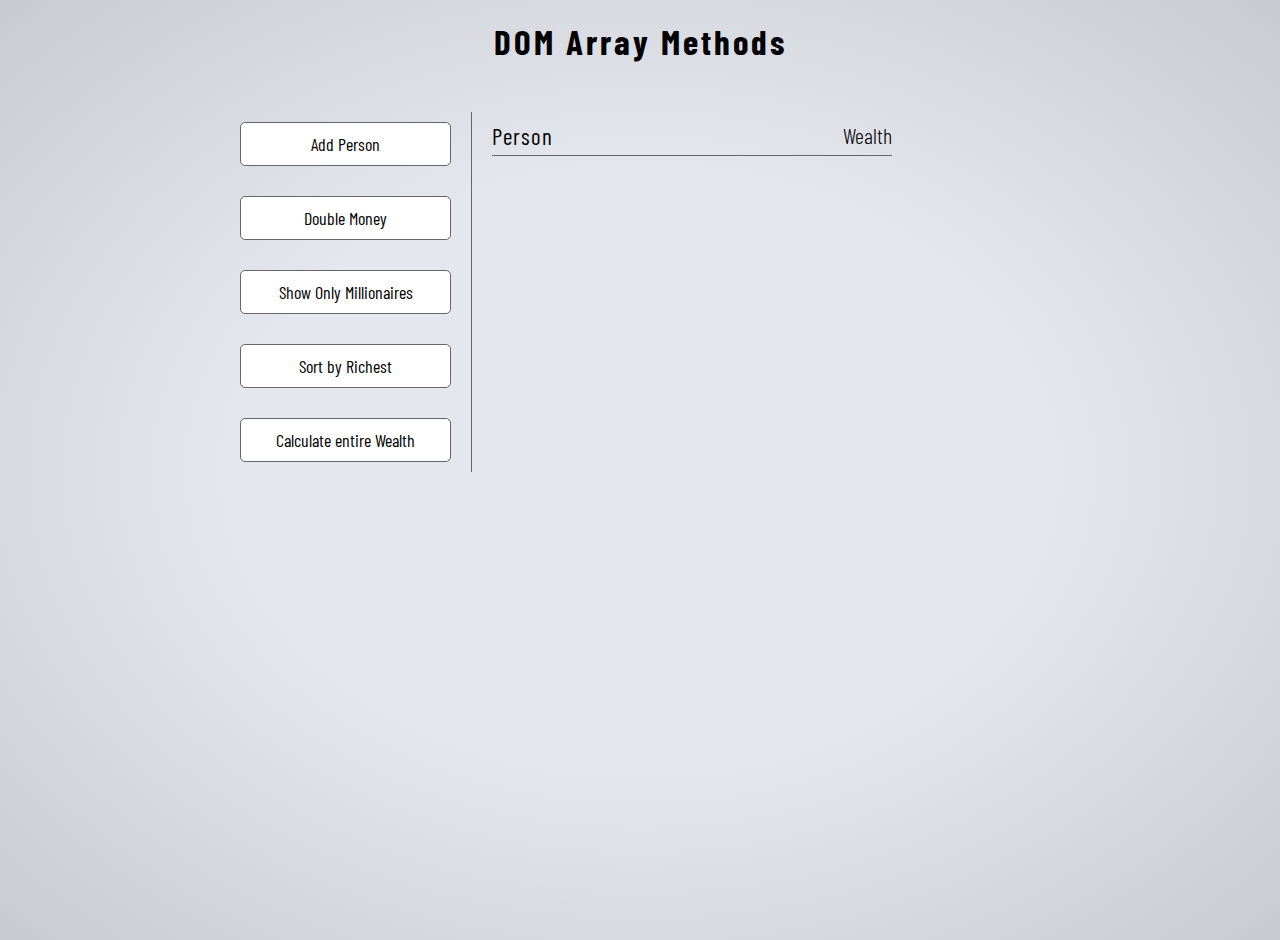
<file: array methods/index.html>
<!DOCTYPE html>
<html lang="en">
  <head>
    <meta charset="UTF-8" />
    <meta name="viewport" content="width=device-width, initial-scale=1.0" />
    <link rel="stylesheet" href="style.css" />
    <title>Using array methods</title>
  </head>
  <body>
    <h1>DOM Array Methods</h1>
    <div class="container">
      
      <div class="controls">
        <button class="btn" id="add">Add Person</button>
        <button class="btn" id="double">Double Money</button>
        <button class="btn" id="million">Show Only Millionaires</button>
        <button class="btn" id="sort">Sort by Richest</button>
        <button class="btn" id="calc">Calculate entire Wealth</button>
      </div>

      <div class="data">
        <h2 class="header"><strong>Person</strong> Wealth</h2>
      </div>

    </div>
    <script src="script.js"></script>
  </body>
</html>
</file>
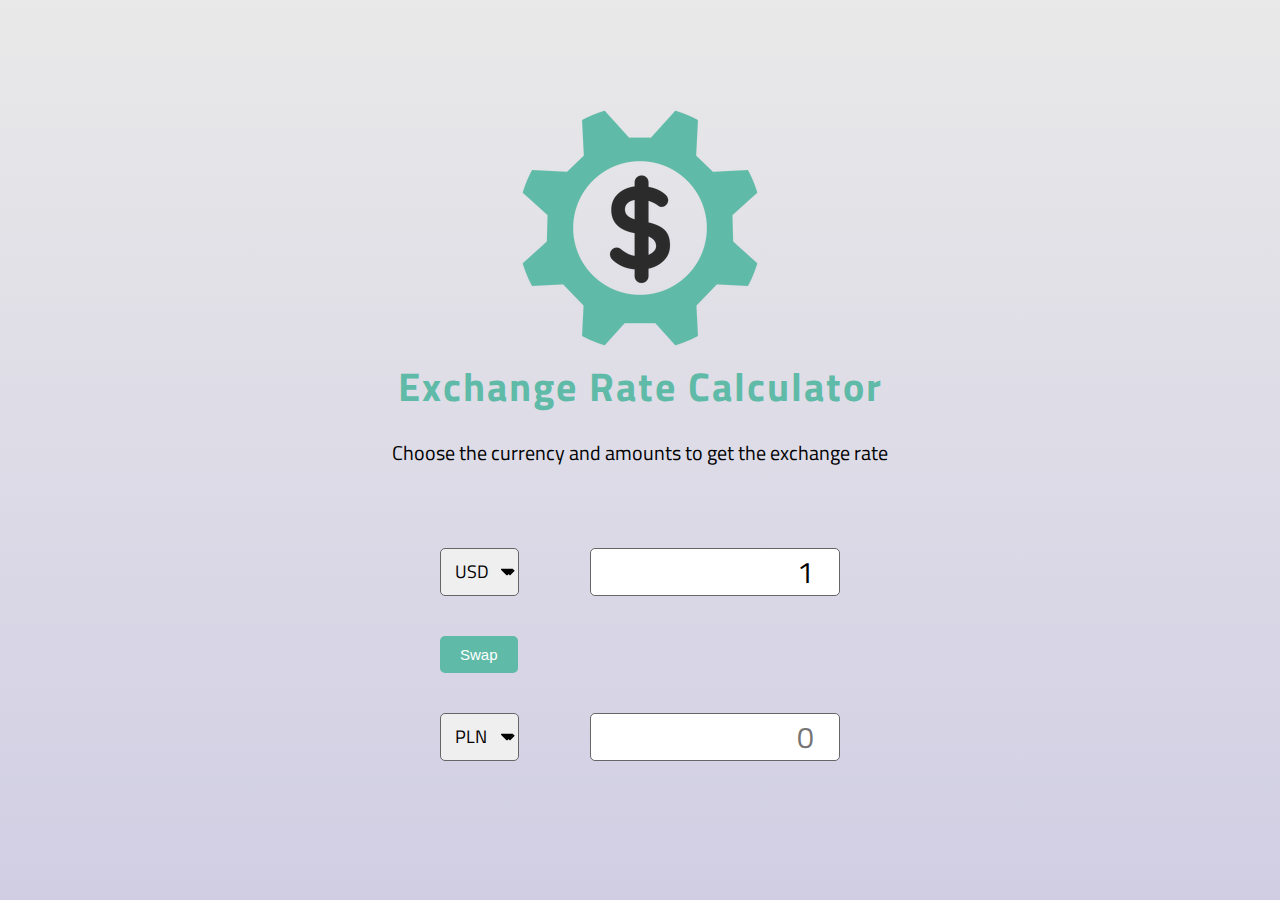
<file: currency calculator/index.html>
<!DOCTYPE html>
<html lang="en">
<head>
    <meta charset="UTF-8">
    <meta name="viewport" content="width=device-width, initial-scale=1.0">
    <link rel="stylesheet" href="style.css">
    <title>Exchange Rate Calculator</title>
</head>
<body>
    <img src="img/money.png" alt="Icon" class="logo">
    <h1>Exchange Rate Calculator</h1>
    <p>Choose the currency and amounts to get the exchange rate</p>
    <div class="container">
        <div class="currency">
            <select id="currency-one">
                <option value="AED">AED</option>
                <option value="ARS">ARS</option>
                <option value="AUD">AUD</option>
                <option value="BGN">BGN</option>
                <option value="BRL">BRL</option>
                <option value="BSD">BSD</option>
                <option value="CAD">CAD</option>
                <option value="CHF">CHF</option>
                <option value="CLP">CLP</option>
                <option value="CNY">CNY</option>
                <option value="COP">COP</option>
                <option value="CZK">CZK</option>
                <option value="DKK">DKK</option>
                <option value="DOP">DOP</option>
                <option value="EGP">EGP</option>
                <option value="EUR">EUR</option>
                <option value="FJD">FJD</option>
                <option value="GBP">GBP</option>
                <option value="GTQ">GTQ</option>
                <option value="HKD">HKD</option>
                <option value="HRK">HRK</option>
                <option value="HUF">HUF</option>
                <option value="IDR">IDR</option>
                <option value="ILS">ILS</option>
                <option value="INR">INR</option>
                <option value="ISK">ISK</option>
                <option value="JPY">JPY</option>
                <option value="KRW">KRW</option>
                <option value="KZT">KZT</option>
                <option value="MXN">MXN</option>
                <option value="MYR">MYR</option>
                <option value="NOK">NOK</option>
                <option value="NZD">NZD</option>
                <option value="PAB">PAB</option>
                <option value="PEN">PEN</option>
                <option value="PHP">PHP</option>
                <option value="PKR">PKR</option>
                <option value="PLN">PLN</option>
                <option value="PYG">PYG</option>
                <option value="RON">RON</option>
                <option value="RUB">RUB</option>
                <option value="SAR">SAR</option>
                <option value="SEK">SEK</option>
                <option value="SGD">SGD</option>
                <option value="THB">THB</option>
                <option value="TRY">TRY</option>
                <option value="TWD">TWD</option>
                <option value="UAH">UAH</option>
                <option value="USD" selected>USD</option>
                <option value="UYU">UYU</option>
                <option value="VND">VND</option>
                <option value="ZAR">ZAR</option>
            </select>
            <input type="number" value="1" placeholder="0" id="amount-one">
        </div>

        <div class="controls">
            <button class="btn" id="swap">Swap</button>
            <div class="rate" id="rate"></div>
        </div>
        
        <div class="currency">
            <select id="currency-two">
                <option value="AED">AED</option>
                <option value="ARS">ARS</option>
                <option value="AUD">AUD</option>
                <option value="BGN">BGN</option>
                <option value="BRL">BRL</option>
                <option value="BSD">BSD</option>
                <option value="CAD">CAD</option>
                <option value="CHF">CHF</option>
                <option value="CLP">CLP</option>
                <option value="CNY">CNY</option>
                <option value="COP">COP</option>
                <option value="CZK">CZK</option>
                <option value="DKK">DKK</option>
                <option value="DOP">DOP</option>
                <option value="EGP">EGP</option>
                <option value="EUR">EUR</option>
                <option value="FJD">FJD</option>
                <option value="GBP">GBP</option>
                <option value="GTQ">GTQ</option>
                <option value="HKD">HKD</option>
                <option value="HRK">HRK</option>
                <option value="HUF">HUF</option>
                <option value="IDR">IDR</option>
                <option value="ILS">ILS</option>
                <option value="INR">INR</option>
                <option value="ISK">ISK</option>
                <option value="JPY">JPY</option>
                <option value="KRW">KRW</option>
                <option value="KZT">KZT</option>
                <option value="MXN">MXN</option>
                <option value="MYR">MYR</option>
                <option value="NOK">NOK</option>
                <option value="NZD">NZD</option>
                <option value="PAB">PAB</option>
                <option value="PEN">PEN</option>
                <option value="PHP">PHP</option>
                <option value="PKR">PKR</option>
                <option value="PLN" selected>PLN</option>
                <option value="PYG">PYG</option>
                <option value="RON">RON</option>
                <option value="RUB">RUB</option>
                <option value="SAR">SAR</option>
                <option value="SEK">SEK</option>
                <option value="SGD">SGD</option>
                <option value="THB">THB</option>
                <option value="TRY">TRY</option>
                <option value="TWD">TWD</option>
                <option value="UAH">UAH</option>
                <option value="USD">USD</option>
                <option value="UYU">UYU</option>
                <option value="VND">VND</option>
                <option value="ZAR">ZAR</option>
            </select>
            <input type="number" placeholder="0" id="amount-two">
        </div>

    </div>
    
    <script src="script.js"></script>
</body>
</html>
</file>
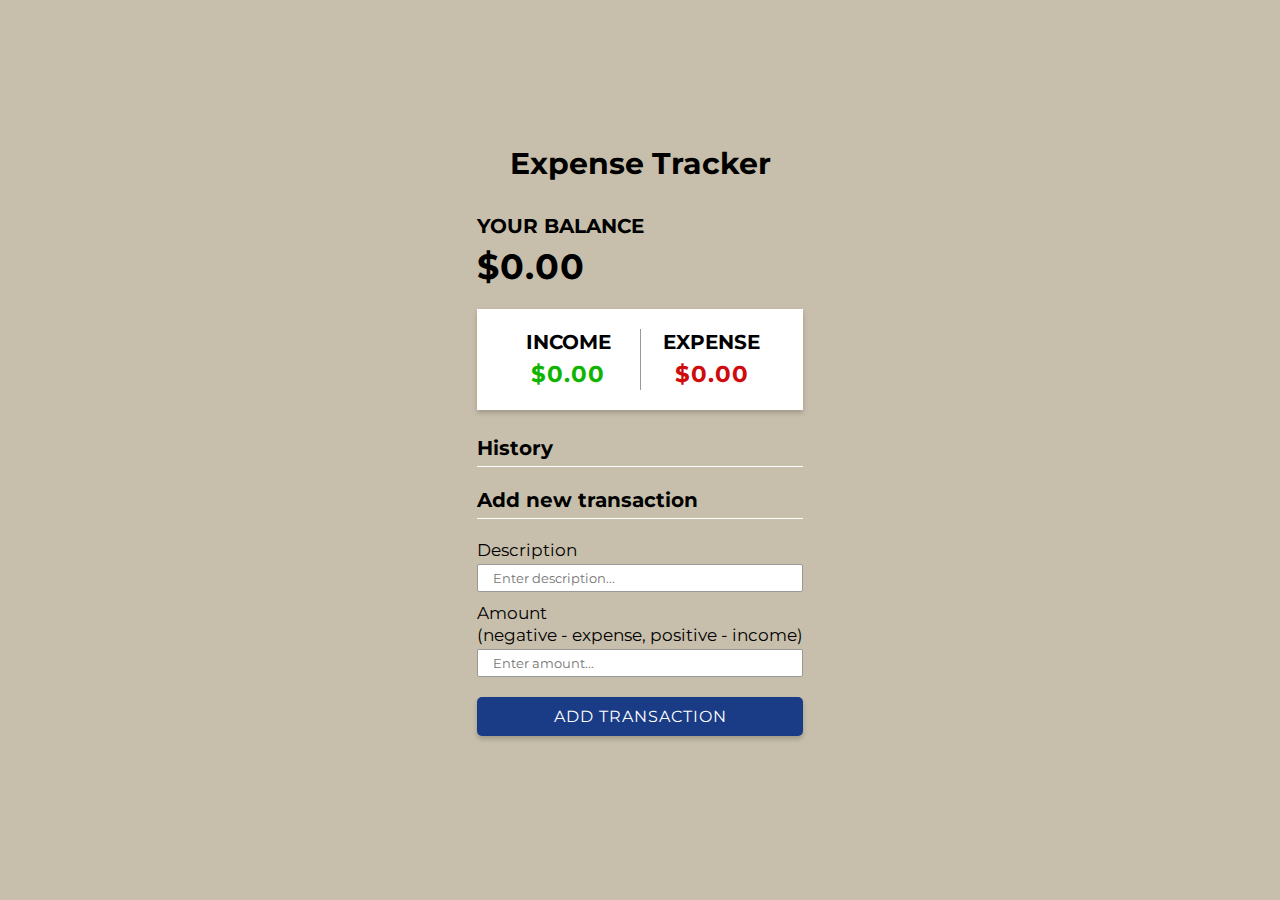
<file: expense tracker/index.html>
<!DOCTYPE html>
<html lang="en">
<head>
    <meta charset="UTF-8">
    <meta name="viewport" content="width=device-width, initial-scale=1.0">
    <link rel="stylesheet" href="style.css">
    <title>Expense Tracker</title>
</head>
<body>
    <h1>Expense Tracker</h1>
    <div class="container">
        <h4>Your balance</h4>
        <h2 id="balance">$0.00</h2>

        <div class="inc-exp-container">
            <div>
                <h4>Income</h4>
                <p id="income" class="money plus">+$0.00</p>
            </div>
            <div>
                <h4>Expense</h4>
                <p id="expense" class="money minus">-$0.00</p>
            </div>
        </div>

        <h3>History</h3>
        <ul id="list" class="list">
            <!-- <li class="list__item minus">Cash <span>-$200</span><button class="delete-btn">X</button></li>
            <li class="list__item plus">Contract <span>+$1400</span><button class="delete-btn">X</button></li>
            <li class="list__item minus">Fuel <span>-$370</span><button class="delete-btn">X</button></li>    -->
        </ul>

        <h3>Add new transaction</h3>
        <form id="form">
            <div class="form-control">
                <label for="text">Description</label>
                <input type="text" id="text" placeholder="Enter description...">
            </div>
            <div class="form-control">
                <label for="amount">Amount <br> (negative - expense, positive - income)</label>
                <input type="number" id="amount" step="0.01" placeholder="Enter amount...">
            </div>
            <button class="btn" id="add">Add transaction</button>
        </form>
    </div>
    
    <script src="script.js"></script>
</body>
</html>
</file>
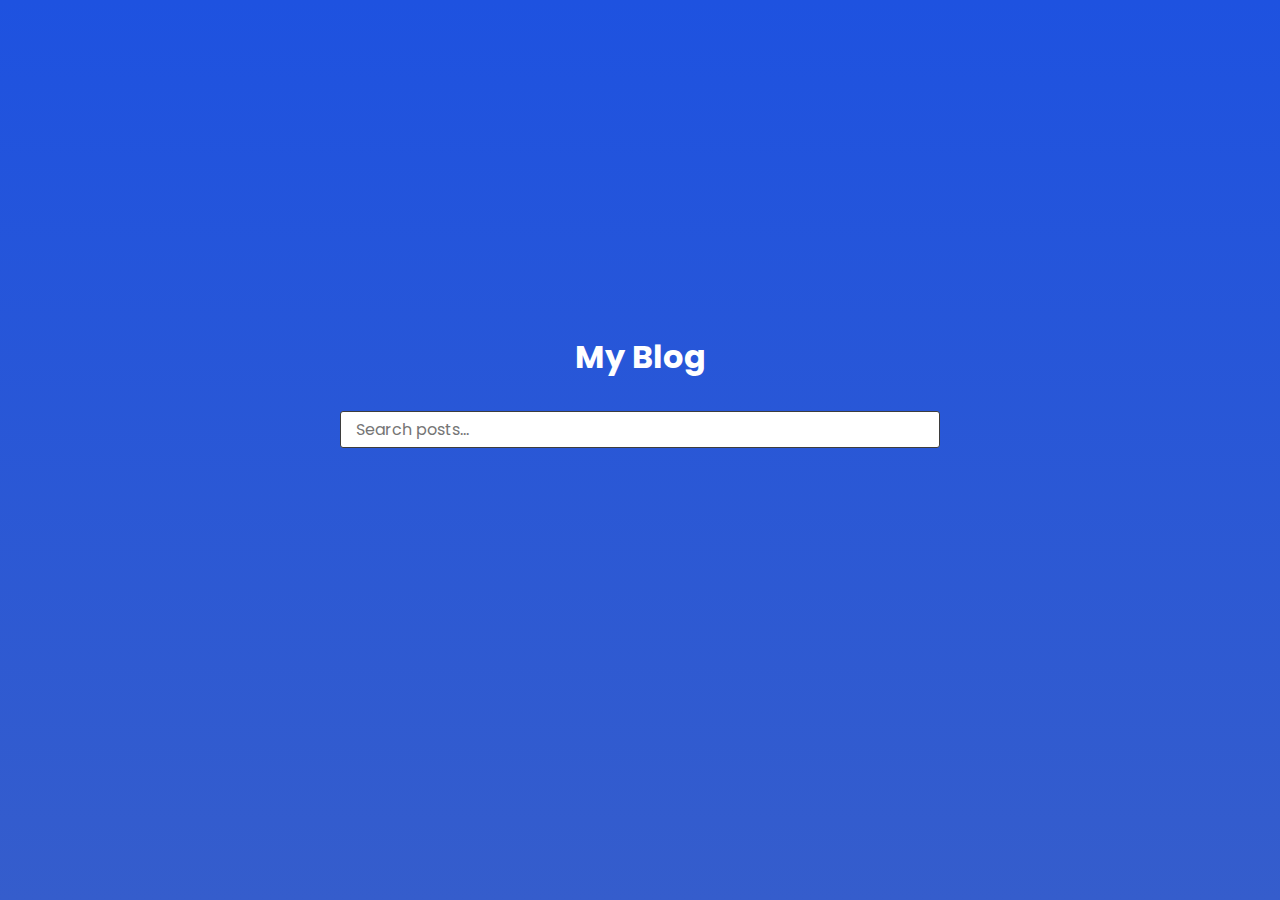
<file: infinite scroll/index.html>
<!DOCTYPE html>
<html lang="en">
<head>
    <meta charset="UTF-8">
    <meta name="viewport" content="width=device-width, initial-scale=1.0">
    <link rel="stylesheet" href="style.css">
    <title>My Blog</title>
</head>
<body>
    <h1>My Blog</h1>
    <div class="filter-container">
        <input type="text" id="filter" class="filter" placeholder="Search posts...">
    </div>
    
    <div class="posts-container"></div>

    <div class="loader">
        <div class="circle"></div>
        <div class="circle"></div>
        <div class="circle"></div>
    </div>
    
    <script src="script.js"></script>
</body>
</html>
</file>
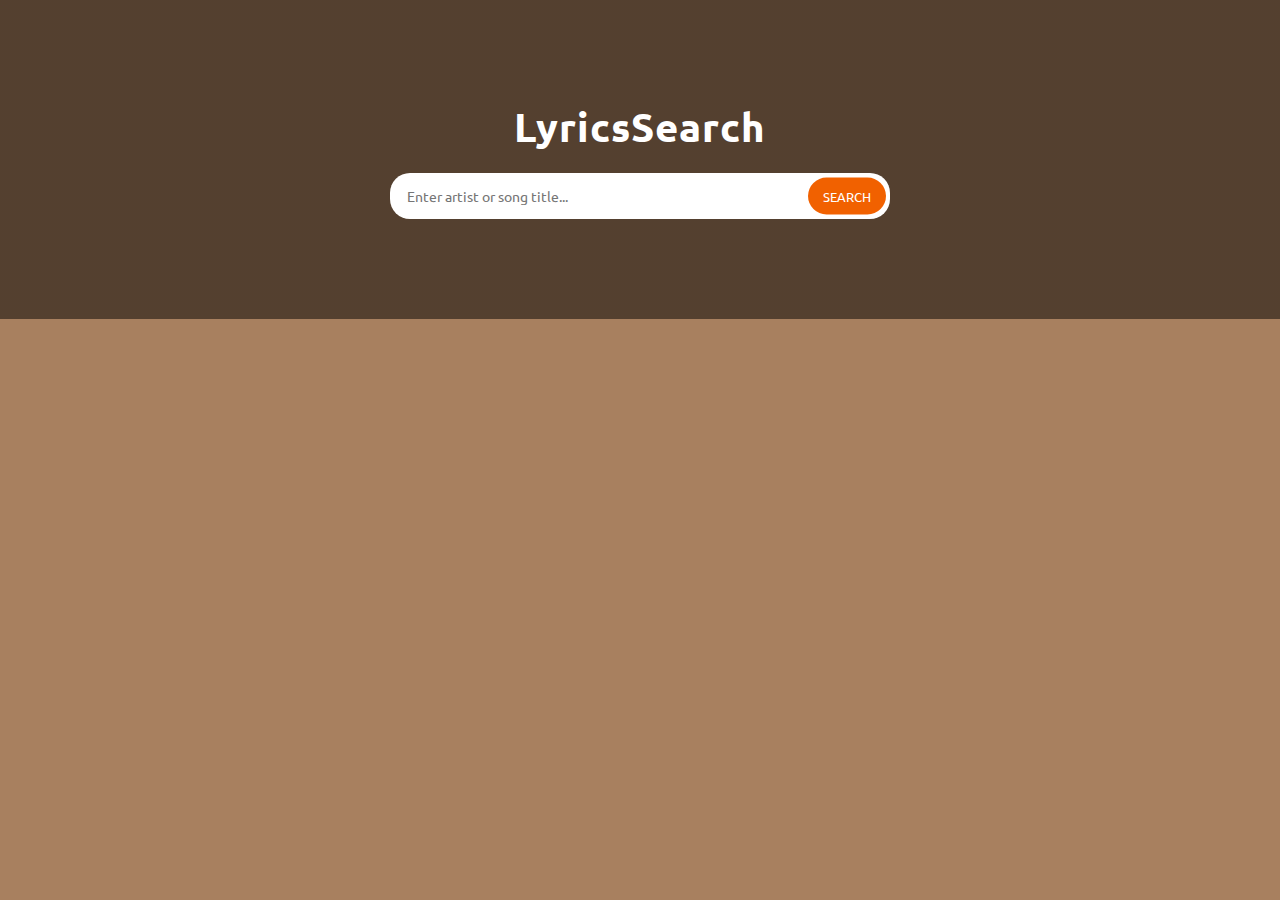
<file: lyrics search/index.html>
<!DOCTYPE html>
<html lang="en">
<head>
    <meta charset="UTF-8">
    <meta name="viewport" content="width=device-width, initial-scale=1.0">
    <link rel="stylesheet" href="style.css">
    <title>LyricsSearch</title>
</head>
<body>
   <header>
       <h1>LyricsSearch</h1>
       <form id="form" class="form">
           <input type="text" id="search" class="search" placeholder="Enter artist or song title...">
           <button>Search</button>
       </form>
   </header>

   <div id="result" class="container centered">
       <ul class="songs-list" id="list">

       </ul>
   </div>

   <div class="container centered" id="more"></div>
    
    <script src="script.js"></script>
</body>
</html>
</file>
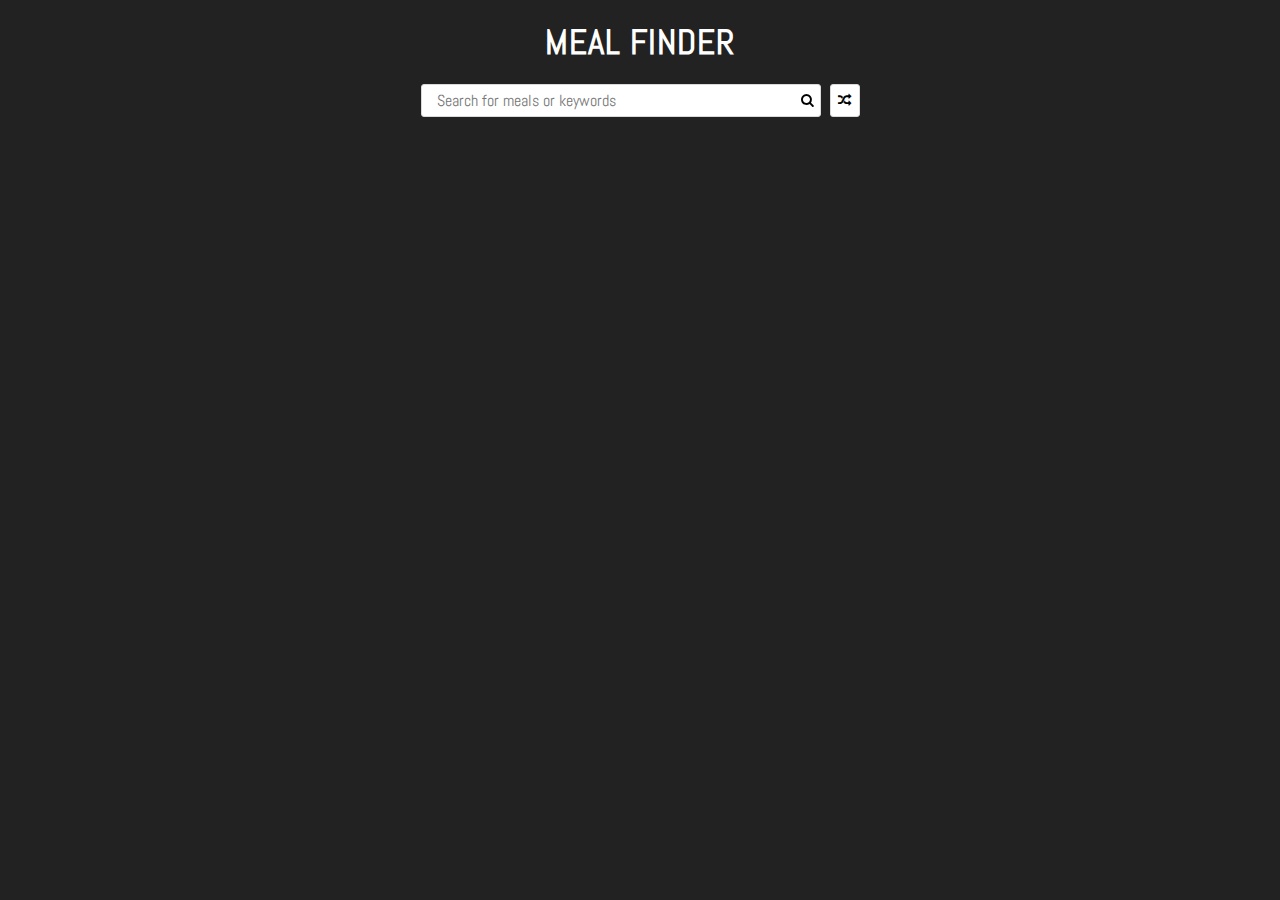
<file: meal finder/index.html>
<!DOCTYPE html>
<html lang="en">
<head>
    <meta charset="UTF-8">
    <meta name="viewport" content="width=device-width, initial-scale=1.0">
    <link rel="stylesheet" href="https://stackpath.bootstrapcdn.com/font-awesome/4.7.0/css/font-awesome.min.css">
    <link rel="stylesheet" href="style.css">
    <title>Meal Finder</title>
</head>
<body>
    <div class="container">
        <h1 class="heading">Meal finder</h1>
        <div class="flex">
            <form class="flex">
                <input type="text" id="search" class="search" placeholder="Search for meals or keywords">
                <button class="search-btn" id="submit" type="submit">
                    <i class="fa fa-search"></i>
                </button>
            </form>     
            <button class="random-btn" id="random">
                <i class="fa fa-random"></i>
            </button>
        </div>

        <div id="result-heading"></div>
        <div class="meals" id="meals"></div>
        <div id="single-meal"></div>
    </div>

    <script src="script.js"></script>
</body>
</html>
</file>
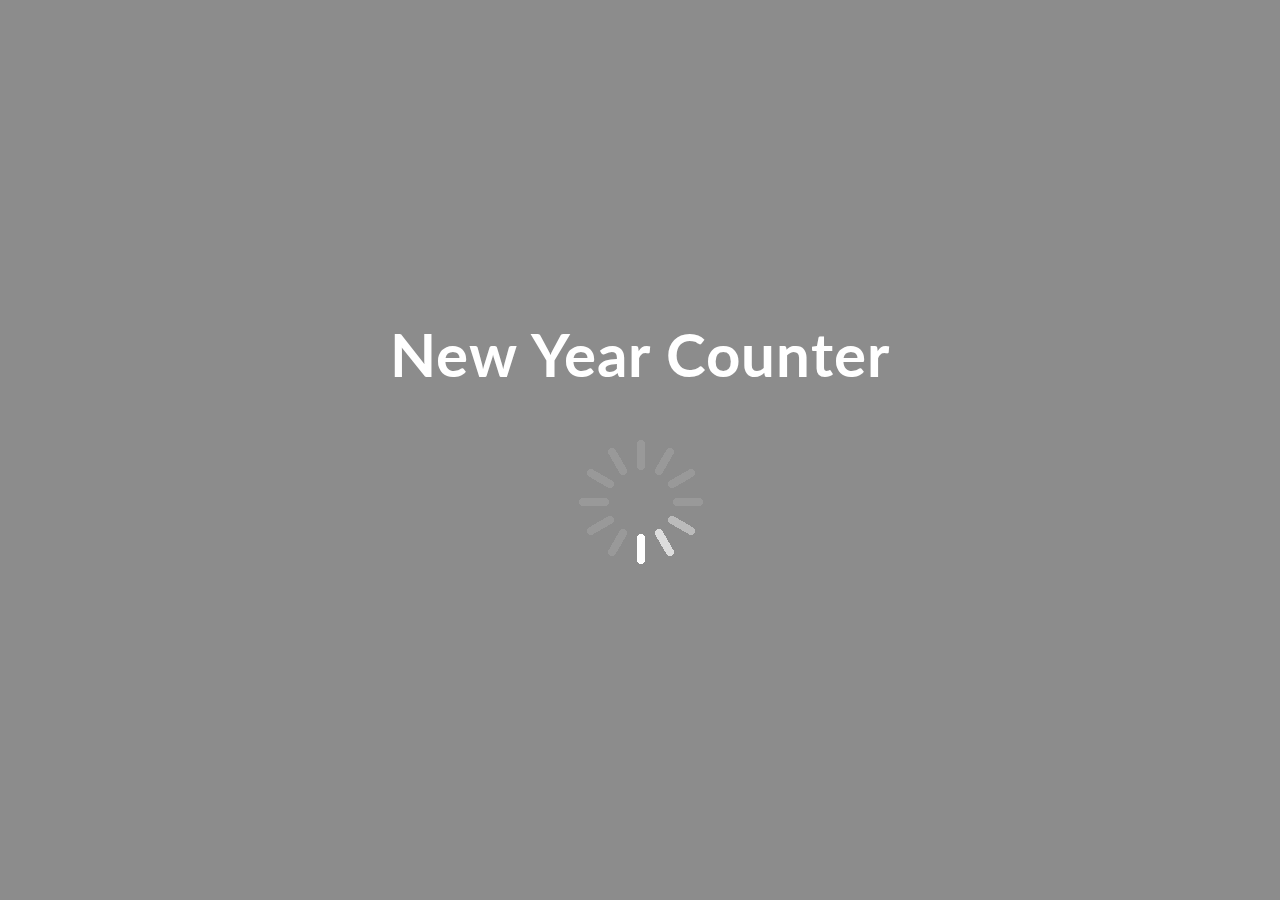
<file: new year counter/index.html>
<!DOCTYPE html>
<html lang="en">
<head>
    <meta charset="UTF-8">
    <meta name="viewport" content="width=device-width, initial-scale=1.0">
    <title>New Year Counter</title>
    <link rel="stylesheet" href="style.css">
</head>
<body>
   <h1>New Year Counter</h1>
    <div class="year" id="year"></div>

    <div class="container" id="container">
        <div class="time">
            <h2 id="days"></h2>
            <small>days</small>
        </div>
        <div class="time">
            <h2 id="hours"></h2>
            <small>hours</small>
        </div>
        <div class="time">
            <h2 id="mins"></h2>
            <small>minutes</small>
        </div>
        <div class="time">
            <h2 id="secs"></h2>
            <small>seconds</small>
        </div>
    </div>

    <img src="./img/spinner.gif" alt="Loading..." class="loader" id="loader">

    <script src="script.js"></script>
</body>
</html>
</file>
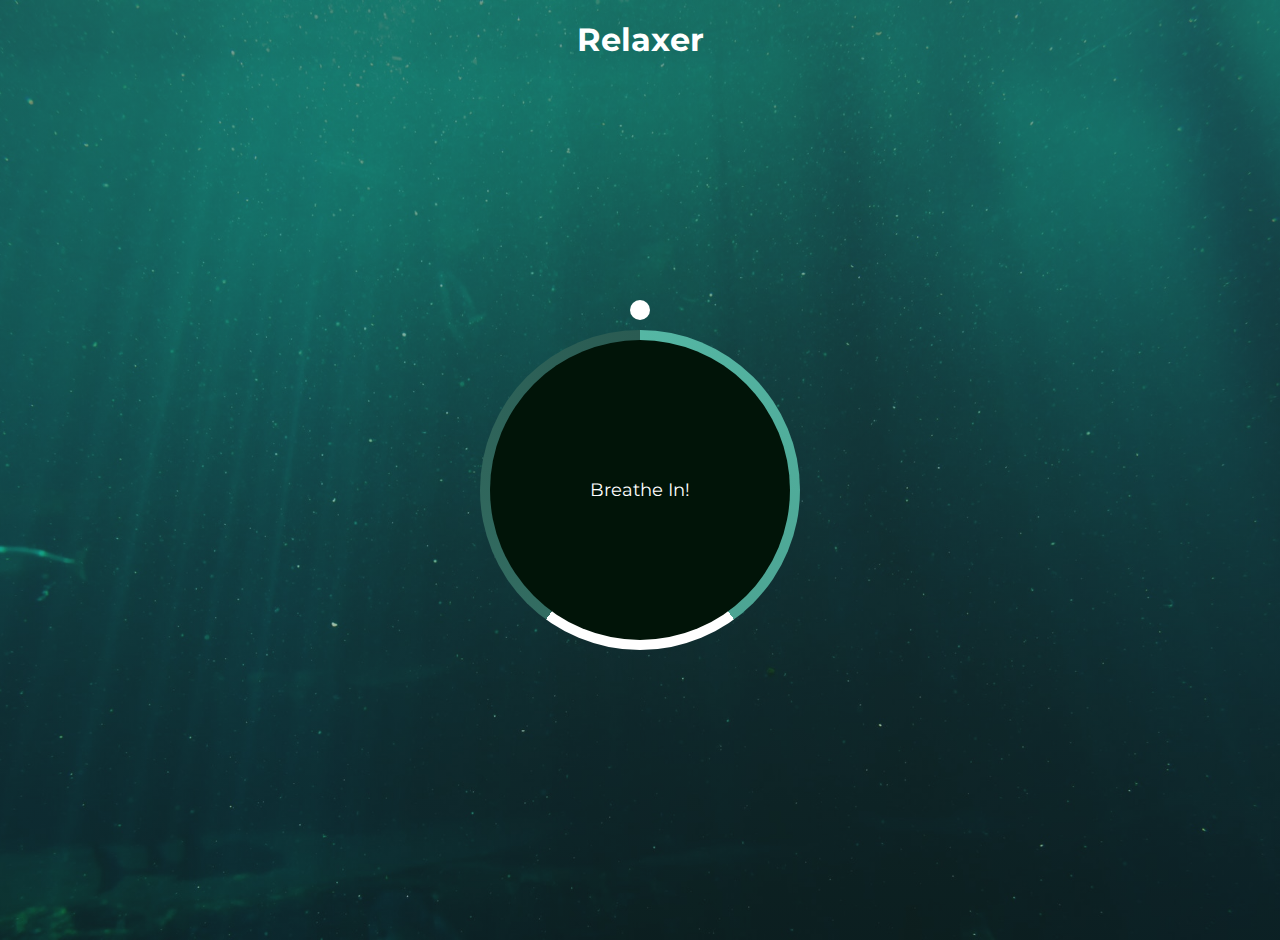
<file: relaxer/index.html>
<!DOCTYPE html>
<html lang="en">
    <head>
        <meta charset="UTF-8">
        <meta name="viewport" content="width=device-width, initial-scale=1.0">
        <link rel="stylesheet" href="https://stackpath.bootstrapcdn.com/font-awesome/4.7.0/css/font-awesome.min.css">
        <link rel="stylesheet" href="style.css">
        <title>Relaxer</title>
    </head>
    <body>
        <h1>Relaxer</h1>
        <div class="container" id="container">
            <div class="circle"></div>

            <p id="text"></p>

            <div class="gradient-circle"></div>

            <div class="pointer-container">
                <span class="pointer"></span>
            </div>
        </div>
        <script src="script.js"></script>
    </body>
</html>
</file>
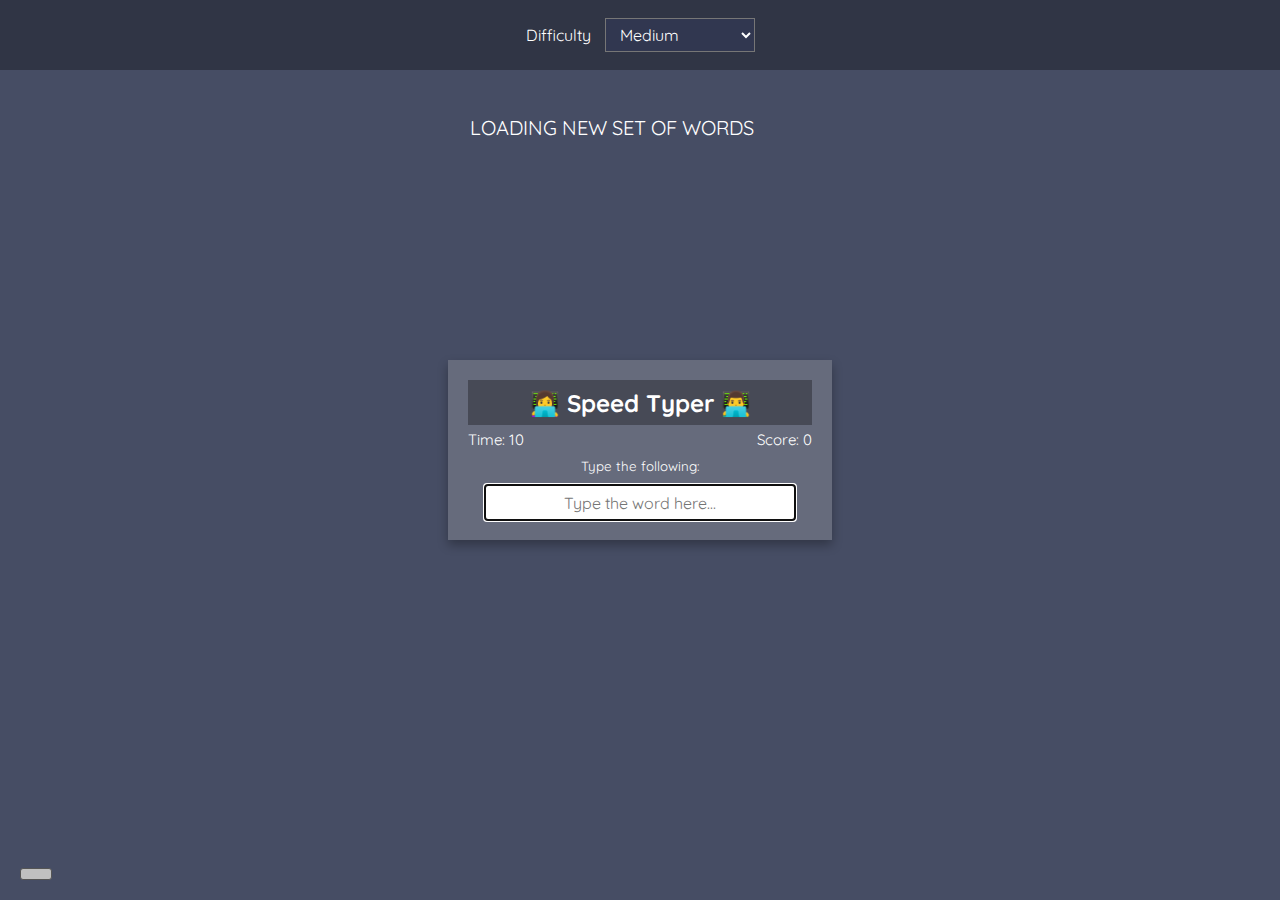
<file: speed typer/index.html>
<!DOCTYPE html>
<html lang="en">
<head>
    <meta charset="UTF-8">
    <meta name="viewport" content="width=device-width, initial-scale=1.0">
    <title>Speed Typer</title>
    <link rel="stylesheet" href="https://cdnjs.cloudflare.com/ajax/libs/font-awesome/5.13.0/css/all.min.css" integrity="sha256-h20CPZ0QyXlBuAw7A+KluUYx/3pK+c7lYEpqLTlxjYQ=" crossorigin="anonymous" />
    <link rel="stylesheet" href="style.css">
</head>
<body>
    <div id="settings-btn" class="settings-btn">
        <i class="fas fa-cog"></i>
    </div>

    <div id="settings" class="settings">
        <form id="settings-form">
            <div>
                <label for="difficulty">Difficulty</label>
                <select id="difficulty">
                    <option value="easy">Easy</option>
                    <option value="medium">Medium</option>
                    <option value="hard">Hard</option>
                </select>
            </div>
        </form>
    </div>
    <div class="loader">
        <p>Loading new set of words <span class="dot">.</span><span class="dot">.</span><span class="dot">.</span></p>
    </div>
    

    <div class="container">
        <h2>👩‍💻 Speed Typer 👨‍💻</h2>
        <small>Type the following:</small>
        <h1 class="word"></h1>
        <input type="text" class="text" autocomplete="off" placeholder="Type the word here...">
        <p class="time-container">Time: <span id="time">10s</span></p>
        <p class="score-container">Score: <span id="score">0</span></p>
        <div id="end-game-container" class="end-game-container"></div>
        <div class="end-game-container" id="end-game-container"></div>
    </div>

    
    <script src="script.js"></script>
</body>
</html>
</file>
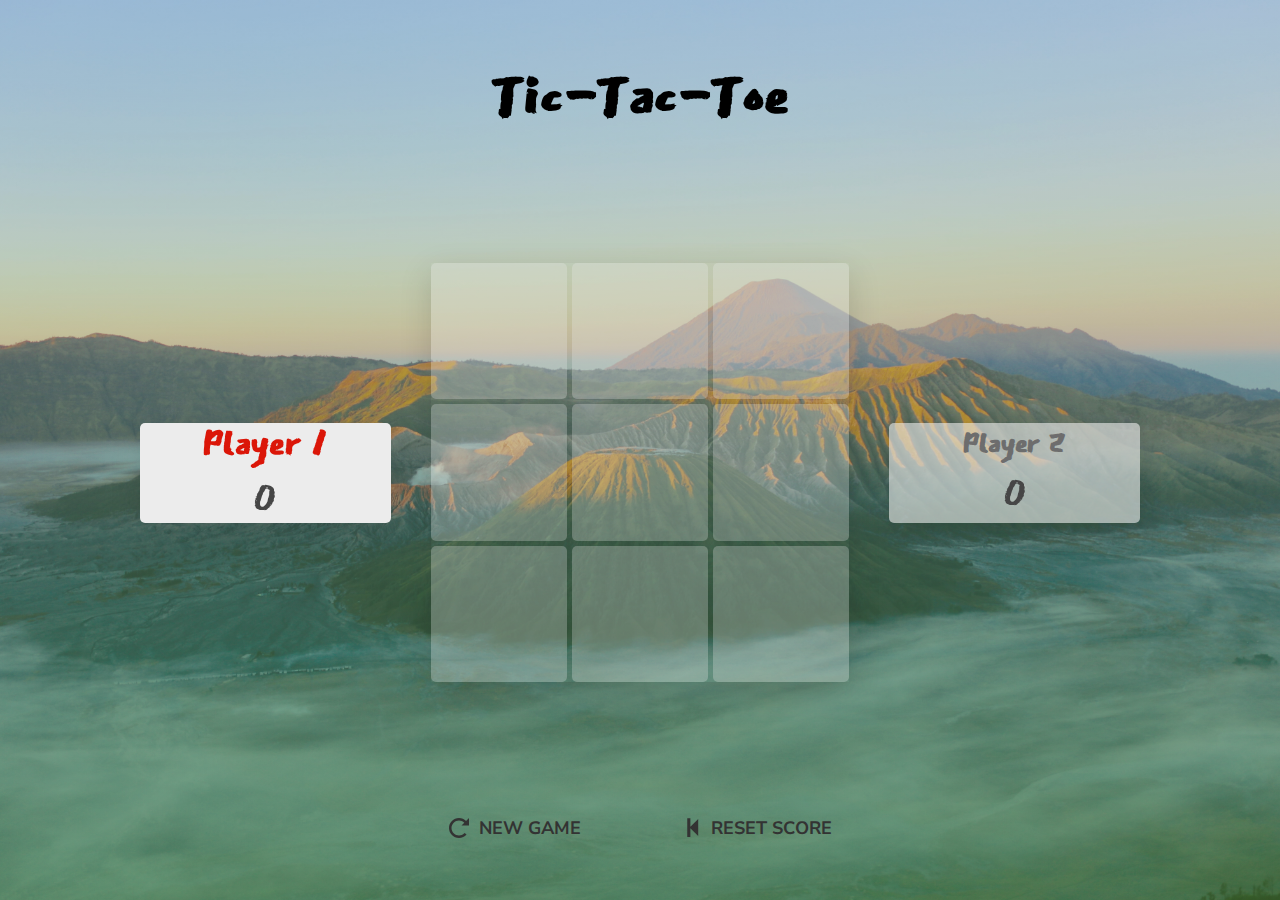
<file: tic-tac-toe/index.html>
<!DOCTYPE html>
<html lang="en">
<head>
    <meta charset="UTF-8">
    <meta name="viewport" content="width=device-width, initial-scale=1.0">
    <link rel="stylesheet" href="style.css">
    <title>Tic-Tac-Toe</title>
</head>
<body>
    <div class="wrapper">
        <h1>Tic-Tac-Toe</h1>
        <div class="container">
            <div class="player player0 active">
                <h2 class="player__heading" id="player1-name">Player 1</h2>
                <span class="player__score" id="score0">3</span>
            </div>
            <div class="game-board" id='board'>
                <div class="game-board__field selected" id="1">O</div>
                <div class="game-board__field" id="2"></div>
                <div class="game-board__field" id="3"></div>
                <div class="game-board__field" id="4"></div>
                <div class="game-board__field" id="5"></div>
                <div class="game-board__field selected" id="6">X</div>
                <div class="game-board__field" id="7"></div>
                <div class="game-board__field" id="8"></div>
                <div class="game-board__field" id="9"></div>
            </div>
            <div class="player player1">
                <h2 class="player__heading" id="player2-name">Player 2</h2>
                <span class="player__score" id="score1">2</span>
            </div>
        </div>
        <div class="controls">
            <button class="btn" id="new">
                <svg class="btn__icon btn__icon--new">
                    <use xlink:href="./img/icons/sprite.svg#icon-spinner11"></use>
                </svg>    
                New Game
            </button>
            <button class="btn" id="reset">
                <svg class="btn__icon btn__icon--reset">
                    <use xlink:href="./img/icons/sprite.svg#icon-previous2"></use>
                </svg> 
                Reset Score
            </button>
        </div>
    </div>
    

    <script src="./js/logic.js"></script>
    <script src="./js/main.js"></script>
</body>
</html>
</file>
<file: array methods/style.css>
@import url('https://fonts.googleapis.com/css2?family=Barlow+Condensed&display=swap');

:root {
    --border: 1px solid #666;
}

* {
    margin: 0;
    padding: 0;
    box-sizing: inherit;
}

html {
    font-size: 62.5%;
}

body {
    background-image: radial-gradient(#e5e7ee 45%, #c9cbd1);
    min-height: 100vh;
    display: flex;
    flex-direction: column;
    align-items: center;
    justify-content: flex-start;
    padding: 2rem;
    font-family: 'Barlow Condensed', sans-serif;
    font-size: 1.6rem;
}

h1 {
    font-size: 3.5rem;
    letter-spacing: .3rem;
    margin-bottom: 2rem;
}

.container {
    display: flex;
    margin: 3rem;
    width: 80rem;
    max-width: 100%;
}

.controls {

    display: flex;
    flex-direction: column;
    
    padding: 1rem 2rem 1rem 0;
    border-right: var(--border);
}

.btn {
    display: block;
    padding: 1rem 3.5rem;
    border-radius: 5px;
    border: var(--border);
    font-family: inherit;
    font-size: 1.8rem;
    cursor: pointer;
    background-color: #fff;
    transition: all .5s;
    backface-visibility: hidden;
}

.btn:hover, .btn:active {
    background-color: #fdcc9a;
    animation: move .3s;
    outline: none;
}

.btn:focus {
    outline: none;
}

.btn:not(:last-child) { margin-bottom: 3rem; }

.header {
    display: flex;
    justify-content: space-between;
    border-bottom: var(--border);
    padding-bottom: .5rem;
    font-size: 2.2rem;
    font-weight: 300;
    margin-bottom: 2rem;
}

.data {
    width: 40rem;
    padding: 1rem 0 1rem 2rem;
}

.header strong {
    font-size: 2.3rem;
    letter-spacing: 1px;
}

.person {
    display: flex;
    justify-content: space-between;
    font-size: 2.2rem;
    width: 100%;
    margin-bottom: 1rem;
}

.total {
    padding: 1rem;
    background-color: #fff;
    font-size: 1.8rem; 
    margin-top: 3rem;
    border-bottom: var(--border);
}

.total p {
    display: flex;
    justify-content: space-between;
    align-items: center;
    font-size: 2rem;
}

.total span {
    font-weight: bold;
    font-size: 2.2rem; 
}

@keyframes move {
    0% {
        transform: rotate(0);
    }

    25% {
        transform: rotate(2deg);
    }

    50% {
        transform: rotate(0);
    }

    75% {
        transform: rotate(-2deg);
    }

    100% {
        transform: rotate(0);
    }
}
</file>
<file: currency calculator/style.css>
@import url('https://fonts.googleapis.com/css2?family=Titillium+Web&display=swap');

* {
    margin: 0;
    padding: 0;
    box-sizing: inherit;
}

html {
    font-size: 62.5%;
}

body {
    box-sizing: border-box;
    display: flex;
    flex-direction: column;
    align-items: center;
    justify-content: center;
    min-height: 100vh;
    font-size: 1.6rem;
    font-family: 'Titillium Web', sans-serif;
    background-image: linear-gradient(#e9e9e9, #d1cee4);
    padding: 2rem;
}

h1 {
    font-size: 4rem;
    margin-bottom: 2rem;
    letter-spacing: .2rem;
    color: #5fbaa7;
}

p {
    margin-bottom: 4rem;
    font-size: 2rem;
}

.container {
    width: 40rem;
}

.currency {
    display: flex;
    align-content: center;
    justify-content: space-between;
    padding: 4rem 0;
   
}

select, input {
    font-family: inherit; 
    border-radius: 5px;
    padding: 0 1rem;
    border: 1px solid #666;
}

select {
    background-image: url('data:image/svg+xml;charset=US-ASCII,%3Csvg%20xmlns%3D%22http%3A%2F%2Fwww.w3.org%2F2000%2Fsvg%22%20width%3D%22292.4%22%20height%3D%22292.4%22%3E%3Cpath%20fill%3D%22%20000002%22%20d%3D%22M287%2069.4a17.6%2017.6%200%200%200-13-5.4H18.4c-5%200-9.3%201.8-12.9%205.4A17.6%2017.6%200%200%200%200%2082.2c0%205%201.8%209.3%205.4%2012.9l128%20127.9c3.6%203.6%207.8%205.4%2012.8%205.4s9.2-1.8%2012.8-5.4L287%2095c3.5-3.5%205.4-7.8%205.4-12.8%200-5-1.9-9.2-5.5-12.8z%22%2F%3E%3C%2Fsvg%3E');
    background-position: right .5rem top 50%, 0, 0;
    background-size: 1.2rem auto, 100%;
    background-repeat: no-repeat;
    cursor: pointer;
    font-size: 1.8rem;
}

input {
    width: 25rem;
    text-align: right;
    background-color: transparent;
    font-size: 3rem;
    background-color: #fff;  
}

@media only screen and (max-width:600px) {
    html { font-size: 56.25%; }

    h1 { 
        letter-spacing: 0;
        font-size: 3.5rem;
    }
   
    .logo { width: 20rem; }

    input { width: 25rem; }
}

.controls {   
    display: flex;
    align-items: center;  
    justify-content: space-around; 
}

.btn {
    display: inline-block;
    font-size: 1.5rem;
    padding: 1rem 2rem;
    border: none;
    border-radius: 5px;
    background-color: #5fbaa7;
    cursor: pointer;
    color: #fff;
    margin-right: auto;
}

.rate {
   color: #008a7e;
   font-size: 1.6rem;
}

select:focus, input:focus, .btn:focus {
    outline: none;
}
</file>
<file: expense tracker/style.css>
@import url('https://fonts.googleapis.com/css2?family=Montserrat&display=swap');

:root {
    --color-inc: #0fb400;
    --color-exp: #cf0b0b;
    --box-shadow:  0 3px 5px rgba(0,0,0, .2);
}
* {
    margin: 0;
    padding: 0;
    box-sizing: inherit;
}

html {
    font-size: 62.5%;
}

body {
    box-sizing: border-box;
    display: flex;
    flex-direction: column;
    justify-content: center;
    align-items: center;
    min-height: 100vh;
    padding: 2rem;
    background-color: #c7bfab;
    font-size: 1.6rem;
    font-family: 'Montserrat', sans-serif;
    line-height: 1.3;
}

h1 {
    font-size: 3rem;
    margin-bottom: 3rem;
    
}

h2 {
    font-size: 3.5rem;
    margin-bottom: 2rem;
    letter-spacing: 1px;
}

h3 {
    font-size: 2rem;
    border-bottom: 1px solid #fff;
    padding-bottom: .5rem;
    margin-bottom: 2rem;
}

h4 {
    font-size: 2rem;
    text-transform: uppercase;
    margin-bottom: .5rem;
}

.inc-exp-container {
    display: flex;
    justify-content: space-between;
    align-items: center;
    padding: 2rem;
    background-color: #fff;
    box-shadow: var(--box-shadow);
    margin-bottom: 2.5rem;
}

.inc-exp-container > div {
    flex: 1;
    text-align: center;
}

.inc-exp-container div:nth-child(1) {
    border-right: 1px solid #999;
}

.money {
    font-size: 2.25rem;
    font-weight: bold;
    letter-spacing: 1px;
}

.money.plus {
    color: var(--color-inc);
}

.money.minus {
    color: var(--color-exp);
}

.list {
    list-style-type: none;
    margin-bottom: 2rem;
}

.list__item {
    display: flex;
    justify-content: space-between;
    align-items: center;
    box-shadow: var(--box-shadow); 
    position: relative;
    font-size: 1.75rem;
    margin-bottom: 1rem;
    background-color: #fff;
    padding: .5rem 1.5rem; 
}

.list__item.minus { border-right: 4px solid var(--color-exp); }
.list__item.plus { border-right: 4px solid var(--color-inc); }

.list__item:hover .delete-btn {
    visibility: visible;
    opacity: 1;
}

.list__item > span {
    transition: transform .2s;
}

.list__item:hover > span {
    transform: translateX(-2rem);
}

.delete-btn {
    position: absolute;
    top: 50%;
    right: .5rem;
    transform: translateY(-50%);
    background-color: transparent;
    background-color: var(--color-exp);
    padding: 0 .5rem;
    color: #fff;
    font-size: 1.6rem;
    border: none;
    cursor: pointer;
    visibility: hidden;
    opacity: 0;
    transition: opacity .2s .1s;
   
}

.btn {
    background-color: #1a3c86;
    color: #fff;
    padding: 1rem 1.5rem;
    border: none;
    border-radius: 5px;
    cursor: pointer;
    font-size: inherit;
    font-family: inherit;
    letter-spacing: 1px;
    margin: 2rem 0;
    display: block;
    text-transform: uppercase;
    box-shadow: var(--box-shadow);
    width: 100%;
    transition: all .2s;
}

.btn:hover {
    background-color: #0d2455; 
    box-shadow: 0 5px 7px rgba(0,0,0, .2);
}

.delete-btn:focus,
.btn:focus,
.form-control input:focus {
    outline: none;
}

.form-control {
    font-size: 1.7rem;
    margin-bottom: 1rem;
}

.form-control input {
    display: block;
    padding: .5rem 1.5rem;
    margin-top: 3px;
    font-family: inherit;
    width: 100%;
    border-radius: 2px;
    border: 1px solid #999;
}
</file>
<file: infinite scroll/style.css>
@import url('https://fonts.googleapis.com/css2?family=Poppins&display=swap');

* {
    margin: 0;
    padding: 0;
    box-sizing: inherit;
}

html {
    font-size: 62.5%;
}

body {
    box-sizing: border-box;
    background-image: linear-gradient(#1e52e0, #355dcc);
    background-size: cover;
    background-repeat: no-repeat;
    min-height: 100vh;
    display: flex;
    flex-direction: column;
    align-items: center;
    justify-content: center;
    font-size: 1.6rem;
    font-family: 'Poppins', sans-serif;
    color: #fff;
    padding: 2rem;
    padding-bottom: 10rem;
}

.filter-container {
    width: 80vw;
    max-width: 60rem;
    margin-top: 3rem;
}

.filter {
    width: 100%;
    padding: .5rem 1.5rem;
    border-radius: 3px;
    border: 1px solid #3d3d3d;
    font-family: inherit;
    font-size: inherit;
    color: #555;
    margin-bottom: 4rem;
}

.post {
    position: relative;
    width: 80vw;
    max-width: 80rem;
    margin: 4rem auto;
    box-shadow: 0 .5rem 1rem rgba(0,0,0, .25);
    padding: 4rem;
    background-color: #3980eb;
    border-radius: 3px;
}

.post__number {
    position: absolute;
    top: 0;
    left: 0;
    transform: translate(-50%, -50%);
    width: 3.5rem;
    height: 3.5rem;
    border-radius: 50%;
    background-color: #fff;
    color: #3980eb;
    font-size: 2.5rem;
    display: flex;
    justify-content: center;
    align-items: center;
    padding: 2rem;
}

.post__body {
    margin-top: 2rem;
    line-height: 1.4;
}

.loader {
    opacity: 0;
    display: flex;
    position: fixed;
    bottom: 5rem;
    transition: opacity .2s ease-in;
}

.loader.shown {
    opacity: 1;
}

.circle {
    height: 1rem;
    width: 1rem;
    border-radius: 50%;
    background-color: #fff;
    margin: .5rem;
    animation: bounce .5s ease-in infinite;
}

.circle:nth-child(2) {
    animation-delay: .1s;
}

.circle:nth-child(3) {
    animation-delay: .2s;
}

@keyframes bounce {
    0%,
    100% {
        transform: translateY(0);
    }

    50% {
        transform: translateY(-1rem);
    }
}
</file>
<file: lyrics search/style.css>
@import url('https://fonts.googleapis.com/css2?family=Ubuntu&display=swap');

:root {
    --btn-color: #f16100;
    --btn-hover-color: #d45500;
}

* {
    padding: 0;
    margin: 0;
    box-sizing: inherit;
}

html {
    font-size: 62.5%;
}

body {
    box-sizing: border-box;
    background-color: #a8805f;
    font-size: 1.6rem;
    font-family: 'Ubuntu', sans-serif;
}

header {
    display: flex;
    flex-direction: column;
    justify-content: center;
    align-items: center;
    background-image:  linear-gradient(rgba(0,0,0, .5), rgba(0,0,0, .5)), url('https://images.unsplash.com/photo-1510915361894-db8b60106cb1?ixlib=rb-1.2.1&ixid=eyJhcHBfaWQiOjEyMDd9&auto=format&fit=crop&w=1350&q=80');
    background-position: center;
    background-repeat: no-repeat;
    background-size: cover;
    padding: 10rem 0;
    margin-bottom: 3rem;
    color: #fff;
}

header h1 {
    font-size: 4rem;
    letter-spacing: 1px;
    margin-bottom: 2rem;
}

h2 {
    display: inline-block;
    font-weight: bold;
    font-size: 2rem;
}

.title {
    font-size: 1.8rem;
    font-style: italic;
}

.song-heading {
    margin-bottom: 3rem;
    text-align: center;
}

.container {
    width: 50rem;
    max-width: 100%; 
    padding-bottom: 3rem;
}

.centered {
    display: flex;
    justify-content: center;
    margin: 0 auto;
}

.form {
    position: relative;
    width: 50rem;
    max-width: 100%;
}

.form button {
    cursor: pointer;
    position: absolute;
    top: 50%;
    transform: translateY(-50%);
    right: 4px;
    border: none;
    border-radius: 2rem;
    padding: 1rem 1.5rem;
    background-color: var(--btn-color);
    font-size: 1.3rem;
    font-family: inherit;
    color: #fff;
    text-transform: uppercase;
    transition: background-color .2s;
}

.btn {
    cursor: pointer;
    border: 1px solid #fff;
    box-shadow: 0 3px 5px rgba(0,0,0, .25);
    border-radius: 1rem;
    padding: .75rem 1.5rem;
    background-color: var(--btn-color);
    color: #fff;
    font-size: inherit;
    font-family: inherit;
    text-transform: uppercase;
    transition: background-color .2s;
}

.form button:hover,
.btn:hover {
    background-color: var(--btn-hover-color);
}

.form button:focus,
.search:focus,
.btn:focus {
    outline: none;
}

.search {
    padding: 1.4rem 1.7rem;
    border-radius: 2rem;
    width: 100%;
    border: none;
    font-family: inherit;
    font-size: 1.4rem;
    color: #2b2b2b;
}

.songs-list {
    list-style: none;
}

.songs-list__item {
    margin: 1rem;
    cursor: pointer;
    color: #000;
    padding: .75rem 0;
    border-bottom: 1px solid #fff;
    margin-bottom: 3rem;
    text-align: center;
}
</file>
<file: meal finder/style.css>
@import url('https://fonts.googleapis.com/css2?family=Abel&display=swap');

* {
    padding: 0;
    margin: 0;
    box-sizing: inherit;
}

html {
    font-size: 62.5%;
}

body {
    box-sizing: border-box;
    display: flex;
    justify-content: center;
    min-height: 100vh;
    font-size: 1.6rem;
    font-family: 'Abel', sans-serif;
    background-color: #222222;
    padding: 2rem;
    color: #fff;
    text-align: center;
}

.container {
    display: flex;
    flex-direction: column;
    align-items: center;
    width: 75%;
}

.heading {
    text-transform: uppercase;
    font-size: 3.5rem;
    margin-bottom: 2rem;
    letter-spacing: 1px;
}

h2 {
    margin: 3rem;
}

.flex {
    display: flex;
}

.search {
    width: 40rem;
    display: inline-block;
    padding: .5rem 1.5rem;
    font-family: inherit;
    font-size: inherit;
    border-radius: 3px;
    border: 1px solid #dadada;
}

.search-btn {
    margin-left: -2rem;
    border: none;
    background-color: transparent;
    cursor: pointer;
    transition: transform .3s;
    backface-visibility: hidden;
}

.search-btn:hover,
.search-btn:active {
    transform: scale(1.2);
}

.search-btn:focus {
    outline: none;
}

.random-btn {
    width: 3rem;
    border-radius: 3px;
    border: 1px solid #dadada;
    background-color: #fff;
    margin-left: 1.7rem;
    cursor: pointer;
    transition: all .3s;
}

.random-btn:hover {
    background-color: #e0e0e0;
}

.random-btn:focus {
    outline: none;
}

.meals {
    display: grid;
    grid-template-columns: repeat(4, 1fr);
    gap: 2rem;
    margin-bottom: 3rem;
}

.meal {
    width: 18rem;
    height: 18rem;
    cursor: pointer;
    border: 4px solid #fff;
    border-radius: 3px;
    position: relative;
    text-align: center;
}

.meal__title {
    position: absolute;
    top: 0;
    left: 0;
    height: 100%;
    width: 100%;
    background-color: rgba(0,0,0, .7);
    display: flex;
    justify-content: center;
    align-items: center;
    font-weight: 400;
    opacity: 0;
    transition: opacity .3s ease-out;
}

.meal:hover .meal__title {
    opacity: 1;
}

.meal-info img {
    height: 100%;
    width: 100%;
}

.single-meal {
    margin: 4rem auto;
}

.single-meal p {
    line-height: 1.5;  
    width: 70%;
    margin: 0 auto; 
}

.single-meal img {
    width: 40rem;
    margin: 4rem;
    border: 4px solid #fff;
    border-radius: 3px;
}

.single-meal h3 {
    margin-bottom: 2rem;
}

.ingredients {
    list-style: none;
}

.ingredients li {
    display: inline-block;
    padding: .5rem 1rem;
    margin: 1.5rem;
    background-color: #ececec;
    color: #0f0a0a;
    font-weight: bold;
    border-radius: 5px;
}

@media only screen and (max-width: 800px) {
    .meals {
        grid-template-columns: repeat(3, 1fr);
    }

    .meal {
        width: 20rem;
        height: 20rem;
    }

    .single-meal p { 
        width: 90%;  
    }
}

@media only screen and (max-width: 700px) {
    .meals {
        grid-template-columns: repeat(2, 1fr);
    }
}

@media only screen and (max-width: 500px) {
    .meals {
        grid-template-columns: 1fr;
    }

    .meal {
        width: 30rem;
        height: 30rem;
    }
}
</file>
<file: new year counter/style.css>
@import url('https://fonts.googleapis.com/css2?family=Lato:wght@300;400&display=swap');

* {
    padding: 0;
    margin: 0;
    box-sizing: inherit;
}

html {
    font-size: 62.5%;
}

body {
    background-image: url('https://images.unsplash.com/photo-1467810563316-b5476525c0f9?ixlib=rb-1.2.1&ixid=eyJhcHBfaWQiOjEyMDd9&auto=format&fit=crop&w=1349&q=80');
    background-size: cover;
    background-repeat: no-repeat;
    background-position: center;
    min-height: 100vh;
    color: #fff;
    font-size: 1.6rem;
    font-family: 'Lato', sans-serif;
    display: flex;
    flex-direction: column;
    justify-content: center;
    align-items: center;
    text-align: center;
    position: relative;
}

body::before {
    content: '';
    position: absolute;
    top: 0;
    left: 0;
    width: 100%;
    height: 100%;
    background-color: rgba(0,0,0, .45);
    z-index: -1;
}

h1 {
    font-size: 6rem;
    margin-bottom: 3rem;
    letter-spacing: 1px;
}

.container {
    /* display: flex */
    display: none;
    justify-content: center;
    align-items: center;
}

.time {
    margin: 2rem;
}

.time h2 {
    font-size: 4rem;
}

.time small {
    font-size: 2.25rem;
}

.year {
    display: none;
    position: absolute;
    bottom: 0;
    left: 50%;
    transform: translate(-50%);
    font-size: 20rem;
    font-weight: 300;
    opacity: .4;
    z-index: -2;
}

@media only screen and (max-width: 31.25em) {
    body {
        padding: 1rem;
    }

    h1 {
        font-size: 4rem;
        letter-spacing: 0;
    }

    .time {
        margin: 1rem;
    }

    .time h2 {
        font-size: 2.75rem;
    }

    .time small {
        font-size: 1.75rem;
    }

    .year {
        font-size: 12rem;
    }
}
</file>
<file: relaxer/style.css>
@import url('https://fonts.googleapis.com/css2?family=Montserrat&display=swap');

* {
    margin: 0;
    padding: 0;
    box-sizing: inherit
}

html {
    font-size: 62.5%;
}

body {
    background-image: linear-gradient(rgba(38, 94, 83, 0.6), rgba(38, 94, 83, 0.3)), url(./img/bg.jpg);
    background-position: center;
    background-size: cover;
    overflow: hidden;
    min-height: 100vh;
    display: flex;
    flex-direction: column;
    align-items: center;
    padding: 2rem;
    font-size: 1.6rem;
    color: #fff;
    font-family: 'Montserrat', sans-serif;
}

.container {
    display: flex;
    position: relative;
    justify-content: center;
    align-items: center;
    margin: auto;
    height: 30rem;
    width: 30rem;
    font-size: 1.8rem;
}

.container.breathe {
    animation: breathe 7.5s linear forwards infinite;
}

.circle {
   position: absolute;
   top: 0;
   left: 0;
   width: 100%;
   height: 100%;
   border-radius: 50%;
   background-color: #011408;
   z-index: -1;
}

.gradient-circle {
    position: absolute;
    width: 32rem;
    height: 32rem;
    background-image: conic-gradient(
    #55b7a4 0%,
    #4ca493 40%,
    #fff 40%,
    #fff 60%,
    #336d62 60%,
    #2a5b52 100%
    );
    border-radius: 50%;
    z-index: -2;
}

.pointer {
    display: block;
    height: 2rem;
    width: 2rem;
    border-radius: 50%;
    background-color: #fff;
}

.pointer-container {
    position: absolute;
    top: -3.95rem;
    left: 14rem;
    animation: rotate 7.5s infinite linear forwards;
    height: 19rem;
    transform-origin: bottom;
}

@keyframes rotate {
    from {
        transform: rotate(0);
    }

    to {
        transform: rotate(360deg);
    }
}

@keyframes breathe {
    0% {
        transform: scale(1);
    }

    40% {
        transform: scale(1.2);
    }

    60% {
        transform: scale(1.2);
    }

    100% {
        transform: scale(1);
    }
}
</file>
<file: speed typer/style.css>
@import url('https://fonts.googleapis.com/css2?family=Quicksand:wght@500&display=swap');

* {
    padding: 0;
    margin: 0;
    box-sizing: inherit;
}

html {
    font-size: 62.5%;
}

body {
    box-sizing: border-box;
    background-color: #464d64;
    min-height: 100vh;
    color: #fff;
    display: flex;
    align-items: center;
    justify-content: center;
    font-size: 1.6rem;
    font-family: 'Quicksand', sans-serif;
    padding: 2rem;
}

.settings-btn {
    position: absolute;
    cursor: pointer;
    bottom: 2rem;
    left: 2rem;
    padding: .5rem 1.5rem;
    background-color: rgb(192, 192, 192);
    border-radius: 3px;
    border: 1px solid #555;
    display: flex;
    justify-content: center;
    align-items: center;
    color: #000;
    font-size: 1.4rem;
}

.settings {
    position: absolute;
    top: 0;
    width: 100%;
    height: 7rem;
    display: flex;
    justify-content: center;
    align-items: center;
    background-color: rgba(0,0,0, .3);
    transition: transform .5s ease-in-out;
}

.settings.hidden {
    transform: translateY(-100%);
}

select {
    width: 15rem;
    background-color: #313750;
    color: #fff;
    padding: .5rem 1rem;
    margin-left: 1rem;
    font-size: inherit;
    font-family: inherit;
}

.loader {
    opacity: 0;
    position: absolute;
    top: 10%;
    left: 50%;
    transform: translateX(-50%);
    text-align: center;
    font-size: 2rem;
    text-transform: uppercase;
    width: 100%;
    transition: opacity .2s;
}

.dot {
    opacity: 0;
    display: inline-block;
    margin: .5rem;
    font-size: 4rem;
    animation: show 1.25s infinite;
}

.dot:nth-child(2) {
    animation-delay: .2s;
}

.dot:nth-child(3) {
    animation-delay: .3s;
}

.container {
    box-shadow: 0 .5rem 1rem rgba(0,0,0, .3);
    padding: 2rem;
    text-align: center;
    background-color: #666b7c;
    width: 30vw;
    min-width: 35rem;
    max-width: 55rem;
    position: relative;
}

h2 {
    margin-bottom: 3rem;
    background-color: rgba(0,0,0, .3);
    padding: .75rem 1.5rem;
}

h1 {
    font-size: 2.5rem;
    letter-spacing: 2px;
}

.text {
    padding: .75rem 1.5rem;
    margin-top: 1rem;
    font-size: inherit;
    font-family: inherit;
    border-radius: 3px;
    border: none;
    width: 90%;
    text-align: center;
}

.time-container, .score-container {
    position: absolute;
    top: 7rem;
    font-size: 1.5rem;
}

.time-container {
    left: 2rem;
}

.score-container {
    right: 2rem;
}

.end-game-container {
    position: absolute;
    top: 0;
    left: 0;
    right: 0;
    bottom: 0;
    z-index: 100;
    background-color: inherit;
    display: none;
    flex-direction: column;
    align-items: center;
    justify-content: center;
}

.end-game-container h1 { margin-bottom: 2rem; }

.again {
    padding: .5rem 1.5rem;
    background-color: #fff;
    border-radius: 3px;
    border: 1px solid #555;
    margin-top: 3rem;
    font-family: inherit;
    font-size: 1.5rem;
    box-shadow: 0 3px 5px rgba(0,0,0, .3);
    cursor: pointer;
    transition: all .2s;
}

.again:hover {
    background-color: #e6e6e6;
    box-shadow: 0 5px 8px rgba(0,0,0, .3);
    transform: translateY(-1px);
}

.again:active {
    transform: translateY(0);
    box-shadow: 0 3px 5px rgba(0,0,0, .3);
}

button:focus,
select:focus {
    outline: none;
}

@keyframes show {
    0% {
        opacity: 0;
        transform: translateY(-1rem);
    }
    25% {
        opacity: 1;
        
        transform: translateY(0);
    }
    50% {
        opacity: 1;
    }

    100% {
        opacity: 0;
    }
}
</file>
<file: tic-tac-toe/style.css>
@import url('https://fonts.googleapis.com/css2?family=East+Sea+Dokdo&display=swap');
@import url('https://fonts.googleapis.com/css2?family=Nunito+Sans&display=swap');

* {
    margin: 0;
    padding: 0;
    box-sizing: inherit;
}

html {
    font-size: 62.5%;
}

body {
    box-sizing: border-box;
    background-image: linear-gradient(#849eb660, #5f9e4280), url(./img/back-min.jpg);
    background-position: bottom;
    background-size: cover;
    background-repeat: no-repeat;
    height: 100vh;
    font-family: 'East Sea Dokdo', cursive;
    font-size: 1.6rem;
    line-height: 1;
    display: flex;
    flex-direction: column;
    justify-content: center;
    align-items: center;
}

.wrapper {
    display: flex;
    flex-direction: column;
    justify-content: center;
    align-items: center;
    width: 100vw;
    min-height: 100vh;
    position: relative;
}

h1 {
    font-size: 8rem;
    color: rgb(0, 0, 0);
}

.container {
    display: flex;
    align-items: center;
    background-color: transparent;
    width: 95%;
    max-width: 100rem;
    height: 75%;
    margin-top: 3rem 0;
}

.player {
    background-color: #ececec99;
    height: 10rem;
    width: 30%;
    box-shadow: 0 1rem 3rem rgba(0,0,0,.15);
    border-radius: 5px;
    display: flex;
    flex-direction: column;
    justify-content: center;
    align-items: center;
    user-select: none;
}

.player.active {
    background-color: #ececec;
    animation: shadow 1.25s linear infinite;
}

.player.active .player__heading {
    color: #db1608;
    font-size: 5rem;
    animation: color 1.25s linear infinite;
}

.player__heading {
    font-size: 4rem;
    color: #6d6d6d; 
}

.player__score {
    font-size: 6rem;
    color: #464646;
}

.game-board {
    width: 50%;
    background-color: transparent;
    display: grid;
    grid-template-columns: repeat(3, 1fr);
    grid-template-rows: repeat(3, 1fr);
    gap: .5rem;
    margin: 1rem 4rem;
    box-shadow: 0 1rem 3rem rgba(0,0,0,.15);
}

.game-board__field {
    background-color: #ededed46;
    cursor: pointer;
    display: flex;
    align-items: center;
    justify-content: center;
    font-size: 9vw;
    border-radius: 5px;
    user-select: none;
    position: relative;
}

.game-board__field:after {
    content: '';
    padding-top: 100%;
}

.game-board__field.selected {
    background-color: #ededede6;
    cursor: default;
}

.controls {
    display: flex;
    align-items: center;
}

.btn {
    display: inline-flex;
    align-items: center;
    margin: 0 2rem;
    padding: .5rem 3rem;
    font-family: 'Nunito Sans', sans-serif;
    font-size: 1.8rem;
    font-weight: bold;
    color: #333;
    cursor: pointer;
    background-color: transparent;
    border: none;
    text-transform: uppercase;
    /* border-radius: 5px;
    border: 1px solid #666;
    background-color: #3688ca;
    box-shadow: 0 1rem 2rem rgba(0,0,0,.25);   */
    transition: all .2s;
}

.btn:focus {
    outline: none;
}

.btn:hover,
.btn:active {
    color: #cfcfcf; 
}

.btn:hover .btn__icon--new { animation: rotate .5s; }
.btn:hover .btn__icon--reset { transform: translateX(-3px); }

.btn__icon--new {
    fill: currentColor;
    width: 2rem;
    height: 2rem;
    margin-right: 1rem;
}

.btn__icon--reset {
    fill: currentColor;
    width: 2.5rem;
    height: 2.5rem;
    margin-right: .5rem;
    transition: transform .3s;
}

@keyframes rotate {
    0% {
        transform: rotate(0);
    }

    100% {
        transform: rotate(360deg);
    }
}

@keyframes shadow {
    0%,
    100% {
        box-shadow: inset 0 -1rem 3rem .5rem rgba(218, 89, 3, .9), inset 0 1rem 3rem .5rem rgba(218, 89, 3, .9),
         0 -1rem 2rem rgba(218, 89, 3, .9), 0 1rem 2rem rgba(218, 89, 3, .9), 
         0 .3rem 1rem #fff, 0 -.3rem 1rem #fff;
    }

    /* 20% {
        box-shadow: inset 0 -1rem 4rem .5rem rgba(231, 85, 1, 0.9), inset 0 1rem 4rem .5rem rgba(231, 85, 1, 0.9),
         0 -1rem 2rem rgba(231, 85, 1, 0.9), 0 1rem 2rem rgba(231, 85, 1, 0.9),
         0 .3rem 1.5rem #fff, 0 -.3rem 1.5rem #fff;
    } */

    50% {
        box-shadow: inset 0 -1rem 5rem  rgba(231, 1, 1, .8), inset 0 1rem 5rem  rgba(231, 1, 1, .8),
         0 -1rem 3rem .5rem rgba(231, 1, 1, .8), 0 1rem 3rem .5rem rgba(231, 1, 1, .8), 
         0 .3rem 2rem #fff, 0 -.3rem 2rem #fff;
    }

    /* 60% {
        box-shadow: inset 0 -1rem 5rem .5rem rgba(245, 41, 5, .9), inset 0 1rem 5rem .5rem rgba(245, 41, 5, .9),
         0 -1rem 3rem rgba(245, 41, 5, .9), 0 1rem 3rem rgba(245, 41, 5, .9), 
         0 .3rem 2rem #fff, 0 -.3rem 2rem #fff;
    } */

    /* 80% {
        box-shadow: inset 0 -1rem 3rem .5rem rgba(231, 47, 1, 0.9), inset 0 1rem 3rem .5rem rgba(231, 47, 1, 0.9),
         0 -1rem 2rem rgba(231, 47, 1, 0.9), 0 1rem 2rem rgba(231, 47, 1, 0.9), 
         0 .3rem 1.5rem #fff, 0 -.3rem 1.5rem #fff;
    } */
}

@keyframes color {
    0%,
    20%,
    100% {
        color: #db1608;
    }
    50%,
    60% {
        color: #311000;
    }  
}

@media only screen and (min-width: 1700px) {
    .container {
        max-width: 140rem;
    }

    h1 {
        font-size: 12rem;
    }
}

@media only screen and (min-width: 2100px) {
    .game-board__field {
        font-size: 8vw;
    }
}

@media only screen and (max-width: 1200px) {
    .game-board__field {
        font-size: 11vw;
    }
}

@media only screen and (max-width: 1100px) {
    .player {
        position: absolute;
        top: 1rem;
        width: 25rem;
    }

    .player.player0 {
        left: 1rem;
    }

    .player.player1 {
        right: 1rem;
    }

    .game-board  {
        margin: 2rem auto;
    }

    .game-board__field {
        font-size: 13vw;
    }
}

@media only screen and (max-width: 900px) {
    .player {
        display: none;
    }

    .game-board__field {
        font-size: 16vw;
    }

    .game-board {
        width: 60%;
    }

    .game-board__field {
        font-size: 15vw;
    }
}

@media only screen and (max-width: 800px) {
    .player.active .player__heading {
        font-size: 4rem;
    }

    .player__heading {
        font-size: 3.25rem;
    }

    .player__score {
        font-size: 4.5rem;
    }

    .game-board {
        width: 80%;
    }

    .game-board__field {
        font-size: 20vw;
    }
}

@media only screen and (max-width: 600px) {
    .player.active .player__heading {
        font-size: 3.4rem;
    }

    .player__heading {
        font-size: 2.7rem;
    }

    .game-board {
        width: 95%;
    }

    .game-board__field {
        font-size: 25vw;
    }
}

@media only screen and (max-width: 400px) {
    .game-board__field {
        font-size: 30vw;
    }
}
</file>
